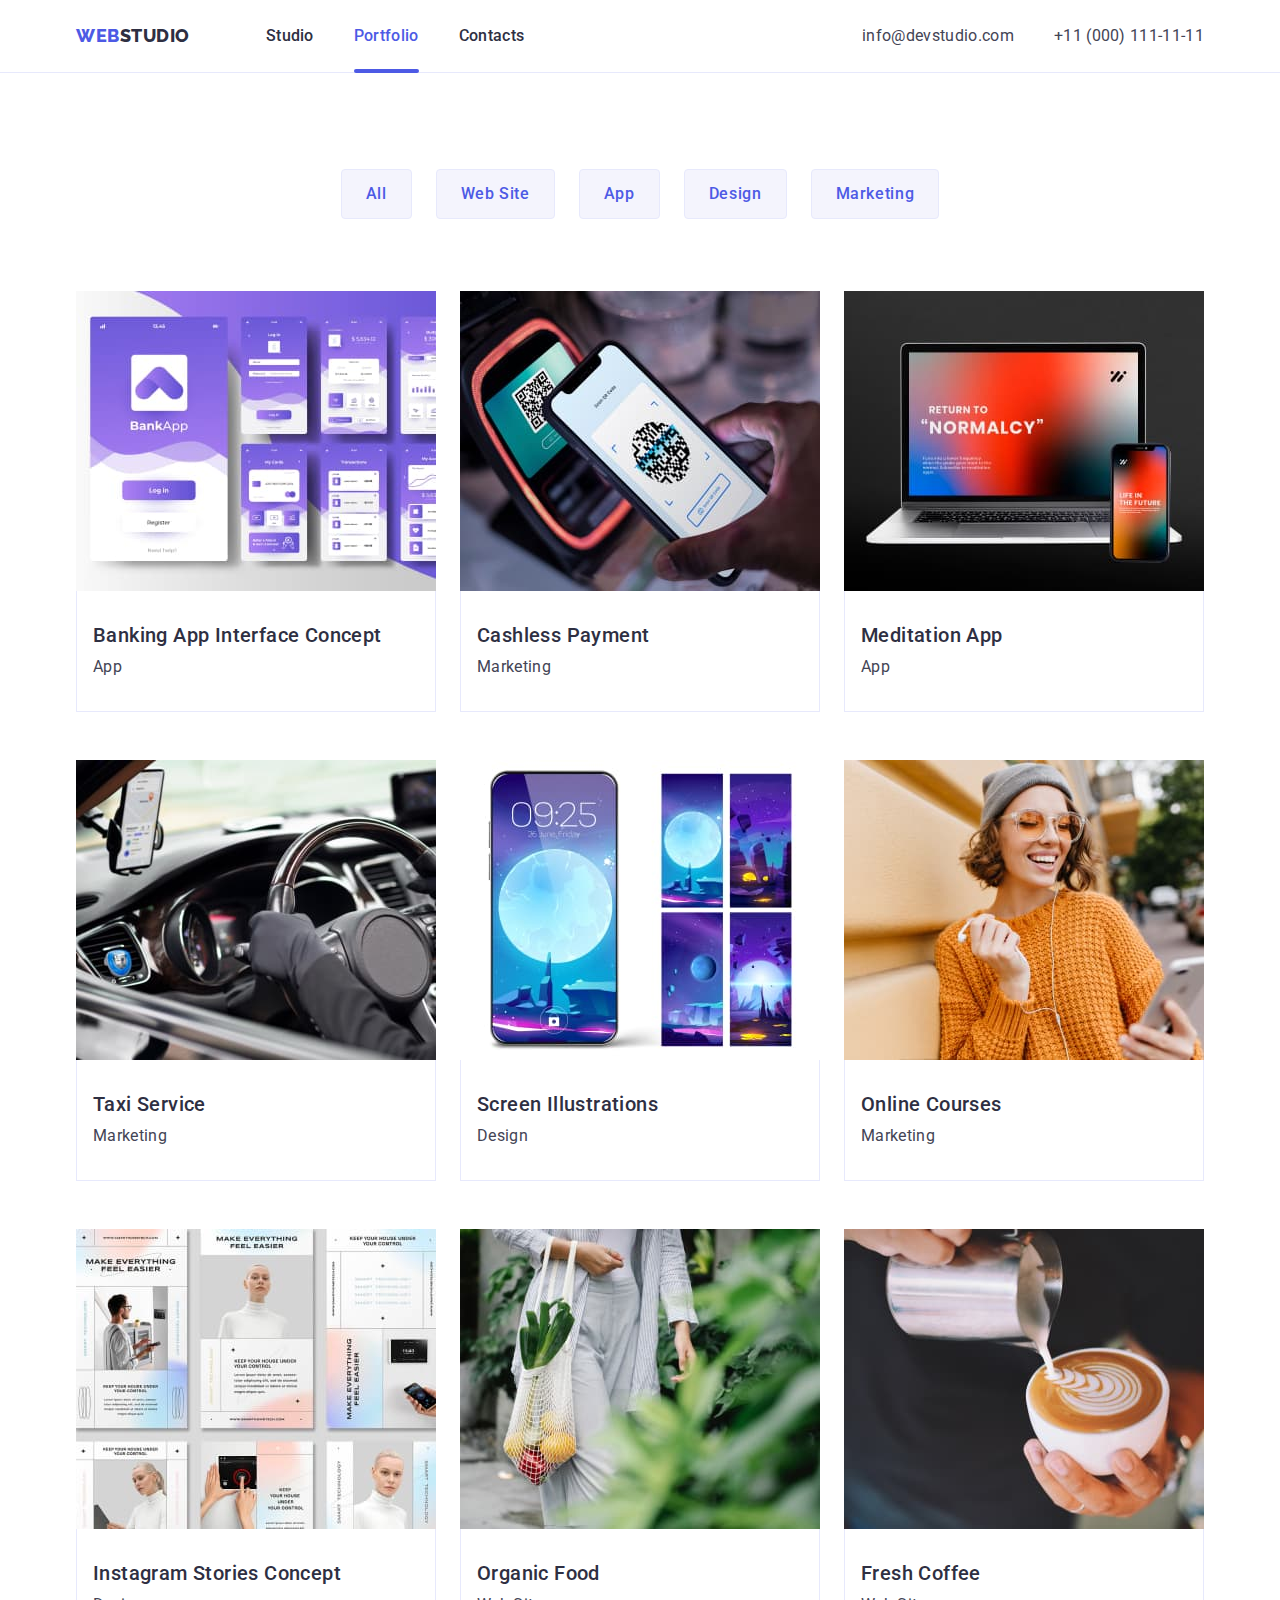
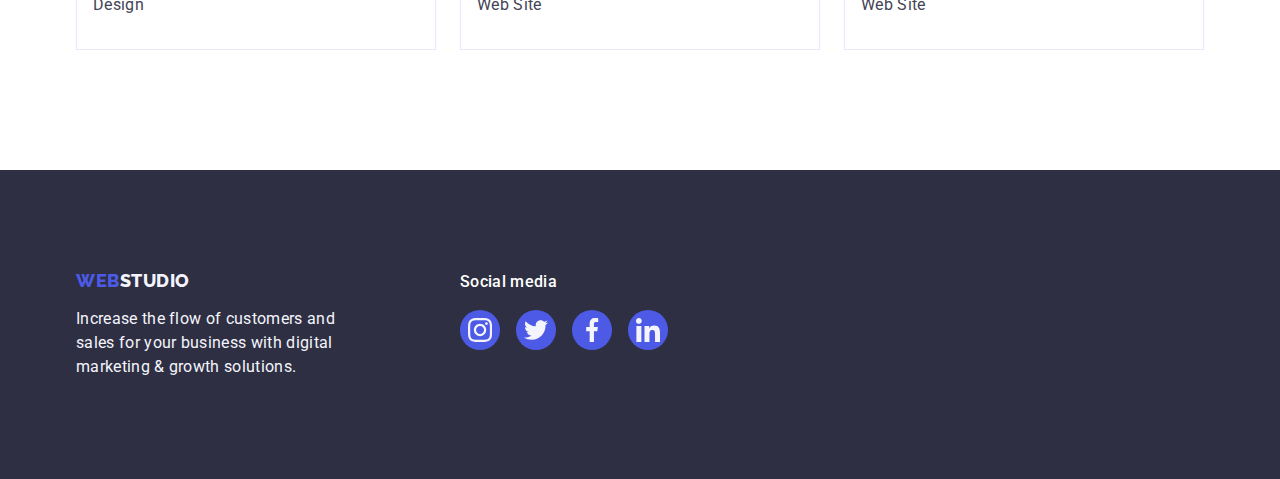
<file: portfolio.html>
<!DOCTYPE html>
<html lang="en">
<head>
 <meta charset="UTF-8">
 <meta name="viewport" content="width=device-width, initial-scale=1.0">
 <title>Web Studio-Main Page</title>
 <link href="https://cdn.jsdelivr.net/npm/modern-normalize@2.0.0/modern-normalize.min.css" rel="stylesheet">
 <link rel="stylesheet" href="css/style.css">
 <link rel="preconnect" href="https://fonts.googleapis.com">
 <link rel="preconnect" href="https://fonts.gstatic.com" crossorigin>
 <link href="https://fonts.googleapis.com/css2?family=Raleway:wght@800&family=Roboto:wght@400;500;700;900&display=swap" rel="stylesheet">

</head>
<body>

 <header class="header-border">
  <div class="container">
   <nav class="nav-header">
    <a href="./" rel="noreferrer noopener" class="logo"><span class="logo-web-font">web</span><span class="logo-studio-font">studio</span></a>
    <ul class="nav-menu">
     <li>
      <a href="./index.html" rel="noreferrer noopener" class="nav-menu-item">Studio</a>
     </li>
     <li>
      <a href="./portfolio.html" rel="noreferrer noopener" class="nav-menu-active">Portfolio</a>
     </li>
     <li>
      <a href="/contacts" target="_blank" rel="noreferrer noopener" class="nav-menu-item">Contacts</a>
     </li>
    </ul>
   </nav>
   <address>
    <ul class="address-list">
     <li>
      <a class="text-contacts" href="mailto:info@devstudio.com" target="_blank" rel="noreferrer noopener">info@devstudio.com</a>
     </li>
     <li>
      <a class="text-contacts" href="tel:+110001111111" target="_blank" rel="noreferrer noopener">+11 (000) 111-11-11</a>
     </li>
    </ul>
   </address>
  </div>
 </header>



 <main>
  <section class="portfolio-main">
   <div class="container">
    <div class="column-container">
     <h1 class="visually-hidden"></h1>
     <ul class="portfolio-button-list">
      <li>
       <button type="button" class="button-cloud">All</button>
      </li>
      <li>
       <button type="button" class="button-cloud">Web Site</button>
      </li>
      <li>
       <button type="button" class="button-cloud">App</button>
      </li>
      <li>
       <button type="button" class="button-cloud">Design</button>
      </li>
      <li>
       <button type="button" class="button-cloud">Marketing</button>
      </li>
     </ul>
     <ul class="portfolio-app-list">
      <li>
       <a href="#" class="link">
        <div class="card-description-wrapper">
          <img src="Foto/Portfolio-pic1.jpg" alt="Picture of banking app interface" width="360" height="300" />
          <figcaption class="portfolio-card-description">14 Stylish and User-Friendly App Design Concepts · Task Manager App · Calorie Tracker App · Exotic Fruit Ecommerce App · Cloud Storage App</figcaption>
        </div>
        <div class="app-wrapper">
         <h3 class="text-h3">Banking App Interface Concept</h3>
         <p class="text-body">App</p>
        </div>
       </a>
      </li>
      <li>
       <a href="#" class="link">
        <div class="card-description-wrapper">
          <img src="Foto/Portfolio-pic2.jpg" alt="Hand holding smartphone and paying cashless by it" width="360" height="300" />
          <figcaption class="portfolio-card-description">14 Stylish and User-Friendly App Design Concepts · Task Manager App · Calorie Tracker App · Exotic Fruit Ecommerce App · Cloud Storage App</figcaption>
        </div>
        <div class="app-wrapper">
         <h3 class="text-h3">Cashless Payment</h3>
         <p class="text-body">Marketing</p>
        </div>
       </a>
      </li>
      <li>
       <a href="#" class="link">
        <div class="card-description-wrapper">
          <img src="Foto/Portfolio-pic3.jpg" alt="Laptop and smartphone with the inscription[Return to 'normalcy']" width="360" height="300" />
          <figcaption class="portfolio-card-description">14 Stylish and User-Friendly App Design Concepts · Task Manager App · Calorie Tracker App · Exotic Fruit Ecommerce App · Cloud Storage App</figcaption>
        </div>
       
        <div class="app-wrapper">
         <h3 class="text-h3">Meditation App</h3>
         <p class="text-body">App</p>
        </div>
       </a>
      </li>
      <li>
       <a href="#" class="link" >
        <div class="card-description-wrapper">
          <img src="Foto/Portfolio-pic4.jpg" alt="Driver in a car" width="360" height="300" />
          <figcaption class="portfolio-card-description">14 Stylish and User-Friendly App Design Concepts · Task Manager App · Calorie Tracker App · Exotic Fruit Ecommerce App · Cloud Storage App</figcaption>
        </div>
        
        <div class="app-wrapper">
         <h3 class="text-h3">Taxi Service</h3>
         <p class="text-body">Marketing</p>
        </div>
       </a>
      </li>
      <li>
       <a href="#" class="link">
        <div class="card-description-wrapper">
          <img src="Foto/Portfolio-pic5.jpg" alt="Smartphone with illustration of the night moon on screen" width="360" height="300" />
          <figcaption class="portfolio-card-description">14 Stylish and User-Friendly App Design Concepts · Task Manager App · Calorie Tracker App · Exotic Fruit Ecommerce App · Cloud Storage App</figcaption>
        </div>
        
        <div class="app-wrapper">
         <h3 class="text-h3">Screen Illustrations</h3>
         <p class="text-body">Design</p>
        </div>
       </a>
      </li>
      <li>
       <a href="#" class="link">
        <div class="card-description-wrapper">
          <img src="Foto/Portfolio-pic6.jpg" alt="Smiling girl with sunglasses looking at her phone" width="360" height="300" />
          <figcaption class="portfolio-card-description">14 Stylish and User-Friendly App Design Concepts · Task Manager App · Calorie Tracker App · Exotic Fruit Ecommerce App · Cloud Storage App</figcaption>
        </div>
        
        <div class="app-wrapper">
         <h3 class="text-h3">Online Courses</h3>
         <p class="text-body">Marketing</p>
        </div>
       </a>
      </li>
      <li>
       <a href="#" class="link">
        <div class="card-description-wrapper">
          <img src="Foto/Portfolio-pic7.jpg" alt="Several different layouts of instagram post" width="360" height="300" />
          <figcaption class="portfolio-card-description">14 Stylish and User-Friendly App Design Concepts · Task Manager App · Calorie Tracker App · Exotic Fruit Ecommerce App · Cloud Storage App</figcaption>
        </div>
        
        <div class="app-wrapper">
         <h3 class="text-h3">Instagram Stories Concept</h3>
         <p class="text-body">Design</p>
        </div>
       </a>
      </li>
      <li>
       <a href="#" class="link">
        <div class="card-description-wrapper">
          <img src="Foto/Portfolio-pic8.jpg" alt="Woman holding a bag with groceries" width="360" height="300" />
          <figcaption class="portfolio-card-description">14 Stylish and User-Friendly App Design Concepts · Task Manager App · Calorie Tracker App · Exotic Fruit Ecommerce App · Cloud Storage App</figcaption>
        </div>
        
        <div class="app-wrapper">
         <h3 class="text-h3">Organic Food</h3>
         <p class="text-body">Web Site</p>
        </div>
       </a>
      </li>
      <li>
       <a href="#" class="link">
        <div class="card-description-wrapper">
          <img src="Foto/Portfolio-pic9.jpg" alt="Barista pouring foamed milk into fancy coffee" width="360" height="300" />
          <figcaption class="portfolio-card-description">14 Stylish and User-Friendly App Design Concepts · Task Manager App · Calorie Tracker App · Exotic Fruit Ecommerce App · Cloud Storage App</figcaption>
        </div>
        
        <div class="app-wrapper">
         <h3 class="text-h3">Fresh Coffee</h3>
         <p class="text-body">Web Site</p> 
        </div>
       </a>
      </li>
     </ul>
    </div>
   </div>
  </section>
 </main>

 <footer class="footer-section">
  <div class="container-footer">
   <div class="column-container-footer">
    <a href="./" rel="noreferrer noopener" class="logo-footer"><span class="logo-web-font">web</span><span class="logo-studio-font-bright">studio</span></a>
    <p class="footer-text">
     Increase the flow of customers and 
     sales for your business with digital 
     marketing & growth solutions.
    </p>
   </div>
   <div class="column-container-footer">
    <p class="social-footer-font">Social media</p>
    <div class="wrapper-social-footer-icon">
        <ul>
            <li class="social-footer-icon-element">
                <a href class="circle-footer">
                    <svg class="icon-footer" width="24" height="24" viewbox="0 0 24 24">
                 <use href="Foto/icons.svg#icon-instagram-2-2"></use>
                    </svg>
                </a>    
           </li>
           <li class="social-footer-icon-element">
            <a href class="circle-footer">
                <svg class="icon-footer" width="24" height="24" viewbox="0 0 24 24">
               <use href="Foto/icons.svg#icon-twitter-1-2"></use>
            </svg>
            </a>   
           </li>
           <li class="social-footer-icon-element">
            <a href class="circle-footer">
                <svg class="icon-footer" width="24" height="24" viewbox="0 0 24 24">
               <use href="Foto/icons.svg#icon-facebook-1-2"></use>
            </svg>
            </a>
           </li>
           <li class="social-footer-icon-element">
            <a href class="circle-footer">
                <svg class="icon-footer" width="24" height="24" viewbox="0 0 24 24">
               <use href="Foto/icons.svg#icon-linkedin-1-2"></use>
               </svg>
            </a>
           </li>
         </ul>
    </div>
   </div>
  </div>
 </footer>
</body>
</html>
</file>
<file: css/style.css>
*,
*::before,
*::after {
 box-sizing: border-box;
}

img {
 display: block;
}

p {
 text-decoration: none;
}

h1,
h2,
h3,
h4 {
 text-decoration: none;
}

ul {
 list-style: none;
}


dl {
 list-style: none;
}

:root {
 --color-heading-primary: #2E2F42;
 --color-contrast-bright: #F4F4FD;
 --color-contrast-dark: #4D5AE5;
 --color-contrast-brighter: #FFF;
 --color-active: #404BBF;
 --color-font-main: #434455;
 --color-border: #E7E9FC;
 --color-shadow: #2E2F42B2;
 --color-border-dark: #8E8F99;
 --color-active-footer: #31D0AA;
 --color-modal-window: #FCFCFC;
 --color-background-modal: rgba(46, 47, 66, 0.40);
 --transition-variable: 250ms cubic-bezier(0.4, 0, 0.2, 1);
}

body {
 font-family: Roboto, sans-serif;
 font-style: normal;
 color: var(--color-font-main);
}

.link {
 text-decoration: none;
}

.text-body {
 color: var(--color-font-main);
 font-size: 16px;
 line-height: 1.5;
 letter-spacing: 0.32px;
 margin: 0;
}

.text-h2 {
 color: var(--color-heading-primary);
 text-align: center;
 font-size: 36px;
 line-height: 1.11;
 letter-spacing: 0.72px;
 text-transform: capitalize;
 margin: 0 0 72px;
}


.text-h3 {
 color: var(--color-heading-primary);
 font-size: 20px;
 font-weight: 500;
 line-height: 1.2;
 letter-spacing: 0.4px;
 margin: 0 0 8px;
}

.container {
 display: flex;
 width: 1158px;
 padding: 0 15px;
 margin: 0 auto;
 justify-content: space-between;
}

.container-footer {
  display: flex;
  width: 1158px;
  padding: 0 15px;
  margin: 0 auto;
  gap: 120px;
 }

.column-container {
 flex-direction: column;
 margin: 0;
 margin: auto;
}

.column-container-footer {
 flex-direction: column;
 margin: 0;
 gap: 16px;
}


.header-border {
 border-bottom: 1px solid var(--color-border);
}

.nav-header {
 display: flex;
 align-items: center;
}

.logo {
 display: inline-block;
 margin-right: 76px;
 text-decoration: none;
}



.logo-web-font {
 color: var(--color-contrast-dark);
 font-family: Raleway;
 font-size: 18px;
 font-weight: 800;
 line-height: 1.17;
 letter-spacing: 0.54px;
 text-transform: uppercase;
}

.logo-studio-font-bright {
 color: var(--color-contrast-bright);
 font-family: Raleway;
 font-size: 18px;
 font-weight: 800;
 line-height: 1.17;
 letter-spacing: 0.54px;
 text-transform: uppercase;
}

.logo-studio-font {
 color: var(--color-heading-primary);
 font-family: Raleway;
 font-size: 18px;
 font-weight: 800;
 line-height: 1.17;
 letter-spacing: 0.54px;
 text-transform: uppercase;
}

.nav-menu {
 color: var(--color-heading-primary);
 font-size: 16px;
 font-weight: 500;
 line-height: 1.5;
 letter-spacing: 0.32px;
 text-decoration: none;
 display: flex;
 gap: 40px;
 padding: 24px 0;
 margin: 0;
}

.nav-menu-active {
  position: relative;
  color: var(--color-contrast-dark);
  padding: 24px 0;
  text-decoration: none;
}

.nav-menu-active::after {
  content:"";
  position: absolute;
  background: var(--color-contrast-dark);
  width: 100%;
  height: 4px;
  border-radius: 2px;
  inset: 100% 0;
}

.nav-menu-item:hover,
.nav-menu-item:focus {
 color: var(--color-active);
 transition: var(--transition-variable);
}


.nav-menu-item {
 color: var(--color-heading-primary);
 padding: 24px 0;
 text-decoration: none;
}

.address-list {
 display: flex;
 gap: 40px;
 margin: 0;
 padding: 24px 0;
}

.text-contacts {
 color: var(--color-font-main);
 font-size: 16px;
 line-height: 1.5;
 letter-spacing: 0.32px;
 font-style: normal;
 text-decoration: none;
}

.text-contacts:hover,
.text-contacts:focus {
 color: var(--color-active);
 transition: var(--transition-variable);
}


.social-footer-font {
font-family: Roboto;
font-size: 16px;
font-weight: 500;
line-height: 1.5;
letter-spacing: 0.32px;
color: var(--color-contrast-brighter);
margin: 0;
padding-bottom: 16px;
}







.h1-section {
 background-color: var(--color-heading-primary);
 background-image: linear-gradient(rgba(46, 47, 66, 0.70), rgba(46, 47, 66, 0.70)), url(../Foto/hero\ image.jpg);
 background-repeat: no-repeat;
 background-position: center;
 padding: 188px 0;
}

.icon-wrapper-company-values {
  border-radius: 4px;
  background: var(--color-contrast-bright);
  padding: 24px 100px;
  margin-bottom: 8px;
 }

.text-h1-first {
 color: var(--color-contrast-brighter);
 text-align: center;
 font-size: 56px;
 line-height: 1.07;
 letter-spacing: 1.12px;
 max-width: 496px;
 margin: 0 0 48px;
}

.button-order-service {
 color: var(--color-contrast-brighter);
 background-color: var(--color-contrast-dark);
 font-size: 16px;
 font-weight: 500;
 line-height: 1.5;
 letter-spacing: 0.64px;
 cursor: pointer;
 display: block;
 min-width: 169px;
 height: 56px;
 border: none;
 border-radius: 4px;
 margin: auto;
}

.button-order-service:hover,
.button-order-service:focus {
 background-color: var(--color-active);
 transition: var(--transition-variable);
}







.company-values {
 padding: 120px 0;
}

.company-values-list {
 display: flex;
 gap: 24px;
 padding-left: 0;
 margin: 0;
}

.company-values-list-element {
 width: calc((100% - 72px)/4)
}


.company-activities {
 padding-bottom: 120px;
}

.company-activities-list {
 display: flex;
 gap: 24px;
 margin: 0;
 padding-left: 0;
}

.company-activities-element {
 width: calc((100% - 48px)/3)
}





.our-team-section {
 background-color: var(--color-contrast-bright);
 padding: 120px 0;
}

.our-team-list {
 display: flex;
 gap: 24px;
 padding-left: 0;
 margin: 0;
 justify-content: space-between;
}

.icon-wrapper-our-team {
  display: flex;
  gap: 24px;
}

.icon-our-team {
  fill: var(--color-contrast-brighter);
}

.icon-our-team:hover,
.icon-our-team:focus {
  fill: var(--color-active);
  transition: var(--transition-variable);
}

.our-team-list-element {
 width: calc((100% - 72px)/4);
 border-radius: 0 0 4px 4px;
}

.worker-wrapper {
 padding: 32px 16px;
 border-radius: 0 0 4px 4px;
 background: var(--white, #FFF);
 box-shadow: 0px 2px 1px 0px rgba(46, 47, 66, 0.08), 0px 1px 1px 0px rgba(46, 47, 66, 0.16), 0px 1px 6px 0px rgba(46, 47, 66, 0.08);
}

.text-h3-center {
 color: var(--color-heading-primary);
 text-align: center;
 font-size: 20px;
 font-weight: 500;
 line-height: 1.2;
 letter-spacing: 0.4px;
 margin: 0 0 8px;
}

.text-body-center {
 text-align: center;
 font-size: 16px;
 line-height: 1.5;
 letter-spacing: 0.32px;
 margin: 0 0 8px;
}





.footer-text {
 color: var(--color-contrast-bright);
 font-size: 16px;
 line-height: 1.5;
 letter-spacing: 0.32px;
 max-width: 264px;
 margin: 0;
}

.footer-section {
 background-color: var(--color-heading-primary);
 padding: 100px 0;
 
}

.logo-footer  {
 display: inline-block;
 margin: 0;
 text-decoration: none;
 padding-bottom: 16px;
}









.portfolio-main {
 padding: 96px 0 120px 0;
}


.portfolio-button-list {
 display: flex;
 justify-content: center;
 gap: 24px;
 margin: 0 0 72px;
 padding-left: 0;
}

.button-cloud:hover,
.button-cloud:focus {
 color: var(--color-contrast-brighter);
 background-color: var(--color-active);
 border: 1px solid transparent;
 border-radius: 4px;
 box-shadow: 0px 2px 2px 0px rgba(0, 0, 0, 0.12), 0px 2px 1px 0px rgba(0, 0, 0, 0.08), 0px 3px 1px 0px rgba(0, 0, 0, 0.10);
 transition: var(--transition-variable);
}

.button-cloud {
 color: var(--color-contrast-dark);
 background-color: var(--color-contrast-bright);
 text-align: center;
 font-size: 16px;
 font-weight: 500;
 line-height: 1.5;
 letter-spacing: 0.64px;
 cursor: pointer;
 padding: 12px 24px;
 border: 1px solid var(--color-border);
 border-radius: 4px;
}

.portfolio-app-list {
 display: flex;
 flex-wrap: wrap;
 column-gap: 24px;
 row-gap: 48px;
 padding-left: 0;
 margin: 0;
}

.portfolio-app-list > li:hover,
.portfolio-app-list > li:focus {
  box-shadow: 0px 2px 1px 0px rgba(46, 47, 66, 0.08), 0px 1px 1px 0px rgba(46, 47, 66, 0.16), 0px 1px 6px 0px rgba(46, 47, 66, 0.08);
  transition: var(--transition-variable);
}

.app-wrapper {
 padding: 32px 16px;
 border: 1px solid var(--color-border);
 border-top: none;
}

.visually-hidden:not(:focus):not(:active) {
  clip: rect(0 0 0 0);
  clip-path: inset(100%);
  height: 1px;
  overflow: hidden;
  position: absolute;
  white-space: nowrap;
  width: 1px;
}

.customers-list {
  display: flex;
  gap: 24px;
  padding-left: 0;
  margin: auto;
}

.customers {
  padding: 120px 0;
}

.customers-list-element {
  border-radius: 4px;
  border: 1px solid var(--color-border-dark);
  display: block;
}

.customers-list-element:hover,
.customers-list-element:focus {
  border-color: var(--color-active);
  cursor: pointer;
  transition: var(--transition-variable);
}

.customers-icon {
  width: 168px;
  height: 88px;
  padding: 16px 32px;
  fill: var(--color-border-dark);
}

.customers-icon:focus,
.customers-icon:hover {
  fill: var(--color-active);
  cursor: pointer;
  transition: var(--transition-variable);
}

.wrapper-social-footer-icon {
  gap: 16px;
  padding-left: 0;
}

.wrapper-social-footer-icon > ul {
  padding-left: 0;
  display:flex;
  margin: 0;
  gap: 16px;
}

.circle {
  width: 40px;
  height: 40px;
  background-color: var(--color-contrast-dark);
  border-radius: 50%;
  margin: 0;
  padding: 0;
  display: flex;
  justify-content: center;
  align-items: center;
}

.circle:focus,
.circle:hover {
  background-color: var(--color-active);
  cursor: pointer;
  transition: var(--transition-variable);
}

.circle-footer {
  width: 40px;
  height: 40px;
  background-color: var(--color-contrast-dark);
  border-radius: 50%;
  margin: 0;
  padding: 0;
  display: flex;
  justify-content: center;
  align-items: center;
}
.circle-footer:focus,
.circle-footer:hover {
  background-color: var(--color-active-footer) ;
  cursor: pointer;
  transition: var(--transition-variable);
}

.icon-footer:focus,
.icon-footer:hover {
  cursor: pointer;
  transition: var(--transition-variable);
}
.social-footer-icon-element{
    fill: var(--color-contrast-bright)
  }

.is-hidden {
  pointer-events: none;
  visibility: hidden;
  opacity: 0;
}

.modal {
  width: 100%;
  background-color: var(--color-background-modal);
  position: fixed;
  inset: 0;
  cursor: not-allowed;
}
 

.is-hidden .modal-body {
  scale: 0;
}
.modal:not(.is-hidden) .modal-body {
  scale: 1;
}


.modal-body {
  position: relative;
  margin: 80px auto auto;
  width: 408px;
  height: 584px;
  transition: scale 250ms cubic-bezier(0.4, 0, 0.2, 1);
  flex-shrink: 0;
  border-radius: 4px;
  background: var(--color-modal-window);
  box-shadow: 0px 2px 1px 0px rgba(0, 0, 0, 0.20), 0px 1px 3px 0px rgba(0, 0, 0, 0.12), 0px 1px 1px 0px rgba(0, 0, 0, 0.14);
  cursor: auto;
}

.modal-button {
  background-color: var(--color-border);
  border-color: rgba(0, 0, 0, 0.10);
  border-radius: 50%;
  width: 24px;
  height: 24px;
  position: absolute;
  inset-block: 24px auto;
  inset-inline: auto 24px;
  display: flex;
  justify-content: center;
  align-items: center;
  fill: #000;
  cursor: pointer;
}

.modal-button:hover,
.modal-button:active,
.modal-button:focus {
  background-color: var(--color-active);
  fill: #fff;
  transition: var(--transition-variable);
  
}

.portfolio-card-description {
  color: var(--color-contrast-bright);
  background-color: var(--color-contrast-dark);
  padding:  40px 32px 0;
  position: absolute;
  inset:0;
  object-fit: cover;
  translate: 0 100% 0;
	transition: translate 250ms cubic-bezier(0.4, 0, 0.2, 1);
}

.card-description-wrapper {
  position:relative;
  overflow: hidden;
}

.link:hover .portfolio-card-description {
  translate: 0;
  
}
</file>
